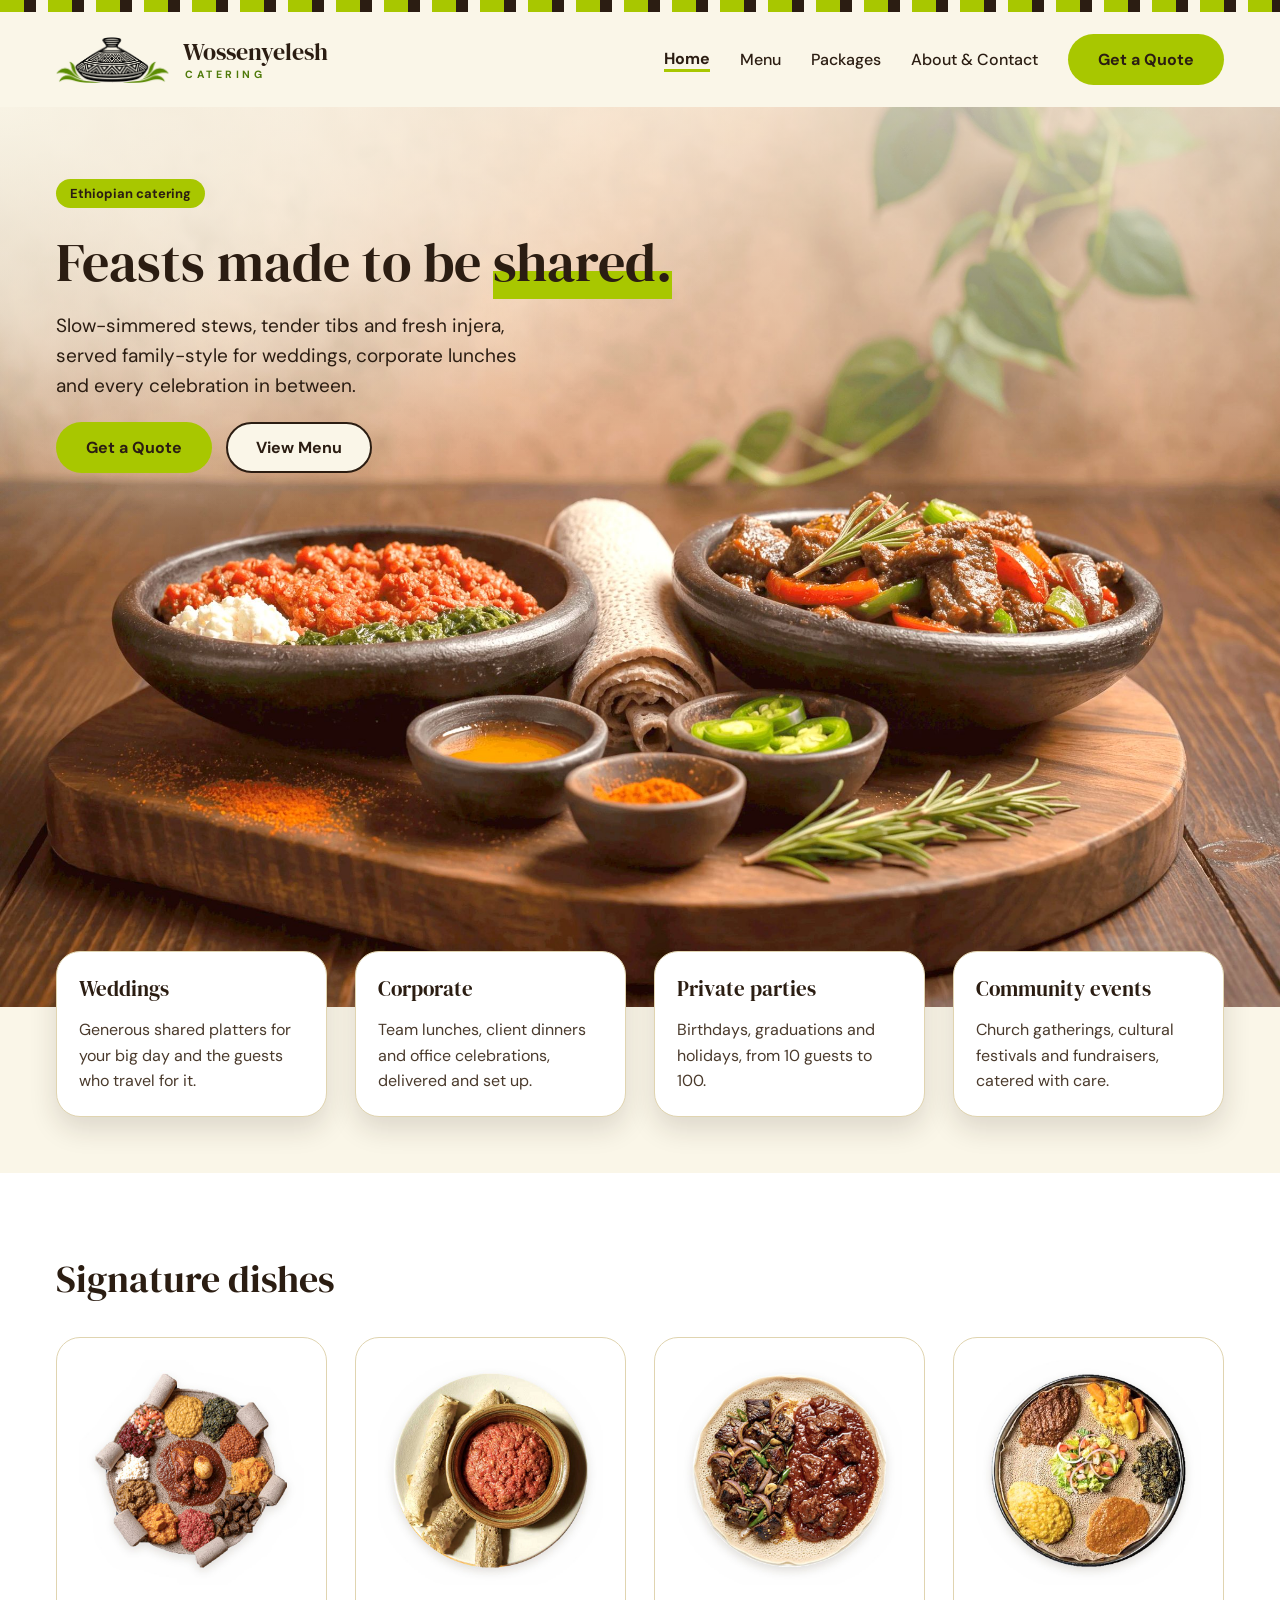
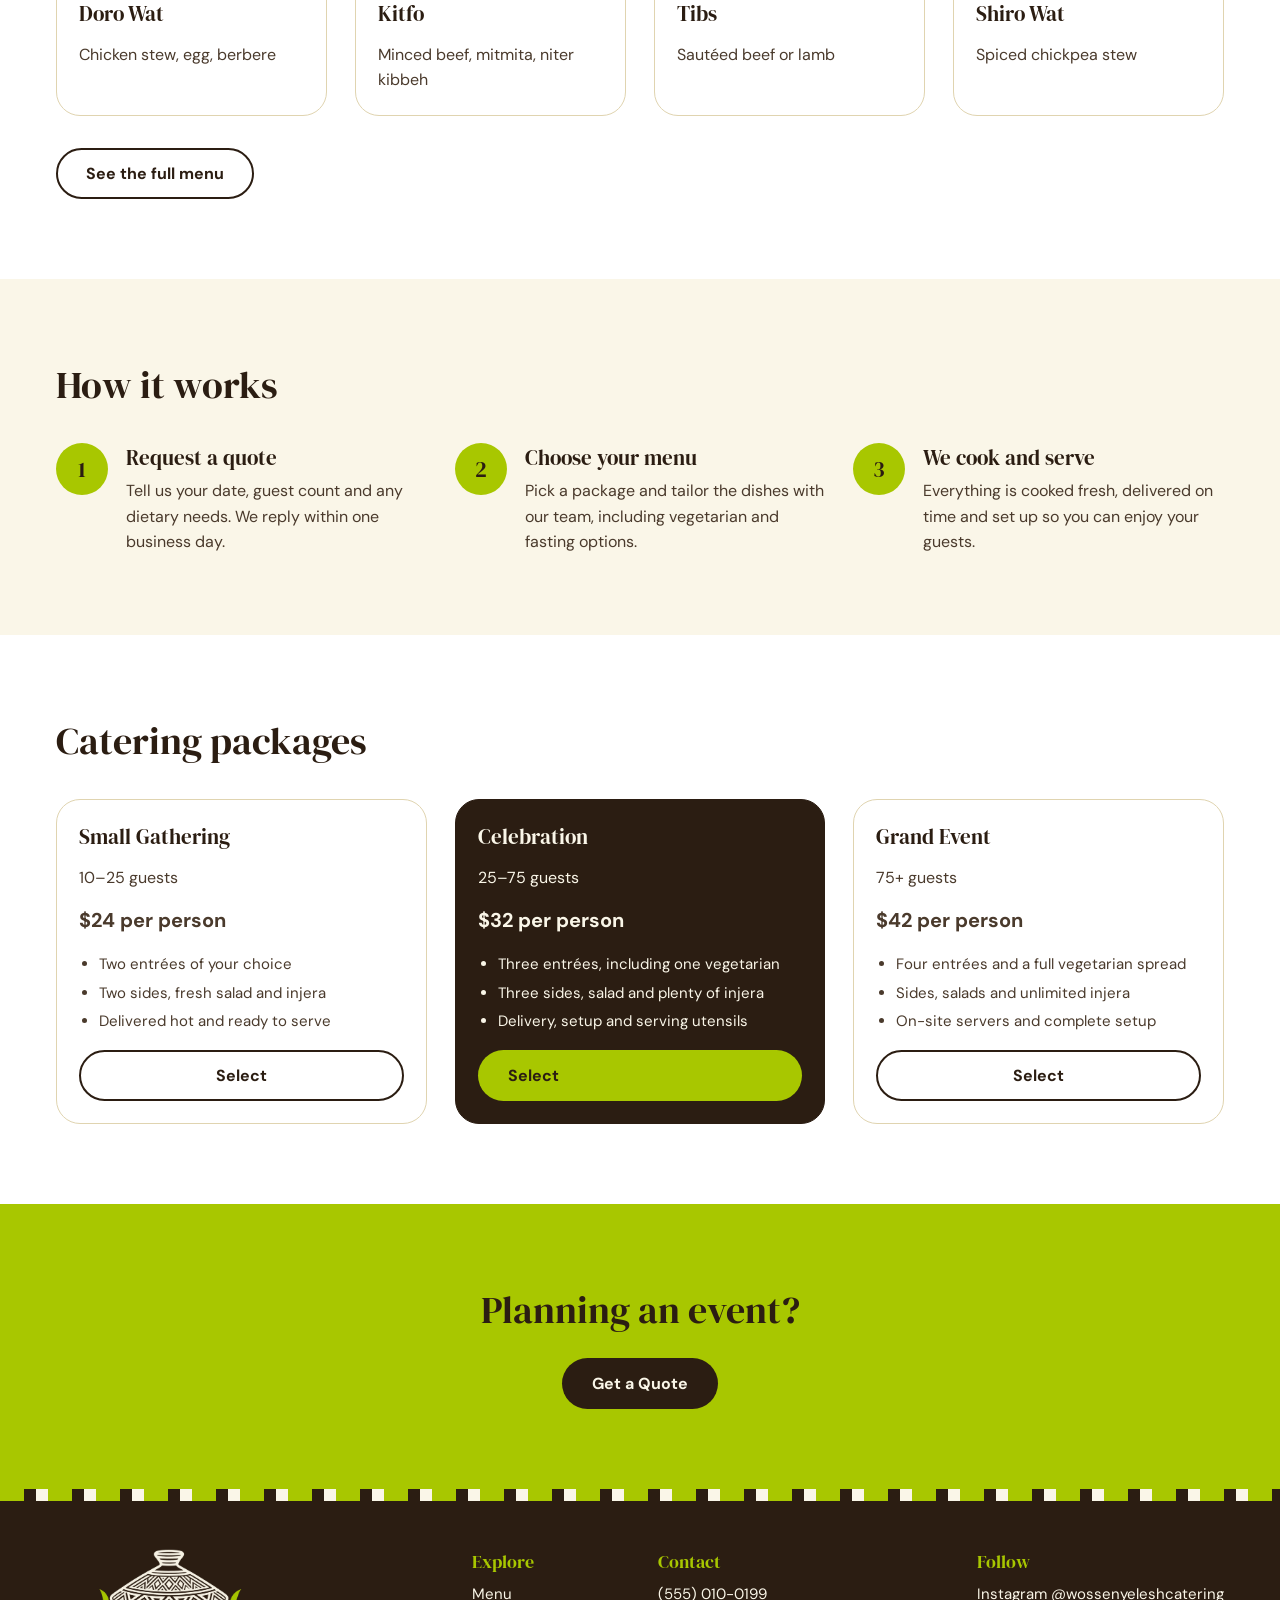
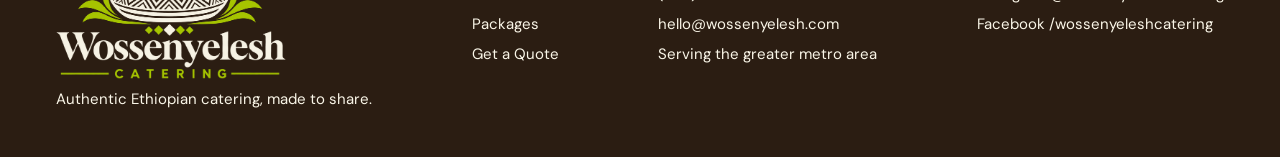
<file: index.html>
<!doctype html><html lang="en"><head><meta charset="utf-8"><meta name="viewport" content="width=device-width, initial-scale=1"><title>Wossenyelesh Catering | Home</title><meta name="description" content="Wossenyelesh Catering: authentic Ethiopian catering for weddings, corporate events and celebrations."><link rel="icon" type="image/png" href="images/favicon.png"><link rel="preconnect" href="https://fonts.googleapis.com"><link rel="preconnect" href="https://fonts.gstatic.com" crossorigin><link rel="stylesheet" href="https://fonts.googleapis.com/css2?family=DM+Serif+Display&amp;family=DM+Sans:wght@400;500;700&amp;display=swap"><link rel="stylesheet" href="css/style.css"><style>.hero{width:100%;position:relative;overflow:hidden;aspect-ratio:1280/900;min-height:640px;max-height:1100px;background:#E9D8C4 url(images/hero.jpg) center 78%/cover no-repeat}</style></head><body><div class="w"><div class="stripe"></div><div class="nav"><a class="logo" href="index.html"><img src="images/logo-icon.png" alt="" width="113" height="46"><span>Wossenyelesh<small>CATERING</small></span></a><button class="menu-btn" aria-label="Toggle navigation" aria-expanded="false"><svg width="22" height="16" viewBox="0 0 22 16" aria-hidden="true"><path d="M0 1h22M0 8h22M0 15h22" stroke="#2B1D12" stroke-width="2"/></svg></button><div class="links"><a href="index.html" class="on" aria-current="page">Home</a><a href="menu.html">Menu</a><a href="packages.html">Packages</a><a href="about.html">About &amp; Contact</a><a class="btn" href="quote.html">Get a Quote</a></div></div><main><section class="hero"><div style="position:absolute;top:0;right:0;bottom:0;left:0;background:linear-gradient(180deg,rgba(250,246,232,.7) 0,rgba(250,246,232,.35) 28%,rgba(250,246,232,0) 46%),radial-gradient(ellipse 780px 470px at 0 0,rgba(250,246,232,.92) 0,rgba(250,246,232,.6) 45%,rgba(250,246,232,0) 100%)"></div><div style="position:relative;max-width:1280px;margin:0 auto;padding:72px 56px;box-sizing:border-box"><div style="max-width:760px;display:flex;flex-direction:column;gap:20px;align-items:flex-start"><span class="pill" style="background:#A8C700;font-weight:700">Ethiopian catering</span><h1 style="font-size:54px">Feasts made to be <span style="background:linear-gradient(transparent 62%,#A8C700 62%)">shared.</span></h1><p style="font-size:19px;color:#2B1D12;max-width:480px">Slow-simmered stews, tender tibs and fresh injera, served family-style for weddings, corporate lunches and every celebration in between.</p><div style="display:flex;gap:14px;flex-wrap:wrap"><a class="btn" href="quote.html">Get a Quote</a><a class="btn2" href="menu.html" style="background:#FAF6E8">View Menu</a></div></div></div></section><section class="sec" style="padding-top:0;padding-bottom:56px;margin-top:-56px;position:relative"><div class="row"><div class="card" style="box-shadow:0 12px 28px rgba(43,29,18,.14)"><h3>Weddings</h3><p>Generous shared platters for your big day and the guests who travel for it.</p></div><div class="card" style="box-shadow:0 12px 28px rgba(43,29,18,.14)"><h3>Corporate</h3><p>Team lunches, client dinners and office celebrations, delivered and set up.</p></div><div class="card" style="box-shadow:0 12px 28px rgba(43,29,18,.14)"><h3>Private parties</h3><p>Birthdays, graduations and holidays, from 10 guests to 100.</p></div><div class="card" style="box-shadow:0 12px 28px rgba(43,29,18,.14)"><h3>Community events</h3><p>Church gatherings, cultural festivals and fundraisers, catered with care.</p></div></div></section><section class="sec" style="background:#fff"><h2>Signature dishes</h2><div class="row"><div class="card "><img loading="lazy" src="images/dish1.jpg" alt="Doro wat with a boiled egg, surrounded by Ethiopian side dishes on injera" style="width:100%;aspect-ratio:1/1;object-fit:cover;display:block" /><h3>Doro Wat</h3><p>Chicken stew, egg, berbere</p></div><div class="card "><img loading="lazy" src="images/dish2.jpg" alt="Kitfo, minced beef in a clay bowl, with rolled injera" style="width:100%;aspect-ratio:1/1;object-fit:cover;display:block" /><h3>Kitfo</h3><p>Minced beef, mitmita, niter kibbeh</p></div><div class="card "><img loading="lazy" src="images/dish3.jpg" alt="Beef tibs and a rich red stew served on injera" style="width:100%;aspect-ratio:1/1;object-fit:cover;display:block" /><h3>Tibs</h3><p>Sautéed beef or lamb</p></div><div class="card "><img loading="lazy" src="images/dish4.jpg" alt="Vegetarian combination platter of stews, greens and salad on injera" style="width:100%;aspect-ratio:1/1;object-fit:cover;display:block" /><h3>Shiro Wat</h3><p>Spiced chickpea stew</p></div></div><div style="margin-top:32px"><a class="btn2" href="menu.html">See the full menu</a></div></section><section class="sec" style=""><h2>How it works</h2><div class="row"><div style="flex:1 1 260px;display:flex;gap:18px"><div class="num">1</div><div><h3>Request a quote</h3><p style="margin-top:6px">Tell us your date, guest count and any dietary needs. We reply within one business day.</p></div></div><div style="flex:1 1 260px;display:flex;gap:18px"><div class="num">2</div><div><h3>Choose your menu</h3><p style="margin-top:6px">Pick a package and tailor the dishes with our team, including vegetarian and fasting options.</p></div></div><div style="flex:1 1 260px;display:flex;gap:18px"><div class="num">3</div><div><h3>We cook and serve</h3><p style="margin-top:6px">Everything is cooked fresh, delivered on time and set up so you can enjoy your guests.</p></div></div></div></section><section class="sec" style="background:#fff"><h2>Catering packages</h2><div class="row"><div class="card "><h3>Small Gathering</h3><p>10–25 guests</p><p style="font-weight:700;font-size:20px">$24 per person</p><ul><li>Two entrées of your choice</li><li>Two sides, fresh salad and injera</li><li>Delivered hot and ready to serve</li></ul><a class="btn2" href="quote.html?package=Small%20Gathering">Select</a></div><div class="card dk"><h3>Celebration</h3><p>25–75 guests</p><p style="font-weight:700;font-size:20px">$32 per person</p><ul><li>Three entrées, including one vegetarian</li><li>Three sides, salad and plenty of injera</li><li>Delivery, setup and serving utensils</li></ul><a class="btn" href="quote.html?package=Celebration">Select</a></div><div class="card "><h3>Grand Event</h3><p>75+ guests</p><p style="font-weight:700;font-size:20px">$42 per person</p><ul><li>Four entrées and a full vegetarian spread</li><li>Sides, salads and unlimited injera</li><li>On-site servers and complete setup</li></ul><a class="btn2" href="quote.html?package=Grand%20Event">Select</a></div></div></section><section class="sec band"><h2>Planning an event?</h2><a class="btn dk" href="quote.html">Get a Quote</a></section></main><div class="stripe"></div><div class="foot"><div><img class="flogo" src="images/logo-footer.png" alt="Wossenyelesh Catering" width="230" height="130"><span>Authentic Ethiopian catering, made to share.</span></div><div><b>Explore</b><a href="menu.html">Menu</a><a href="packages.html">Packages</a><a href="quote.html">Get a Quote</a></div><div><b>Contact</b><span>(555) 010-0199</span><span>hello@wossenyelesh.com</span><span>Serving the greater metro area</span></div><div><b>Follow</b><span>Instagram @wossenyeleshcatering</span><span>Facebook /wossenyeleshcatering</span></div></div></div><script src="js/script.js"></script></body></html>
</file>
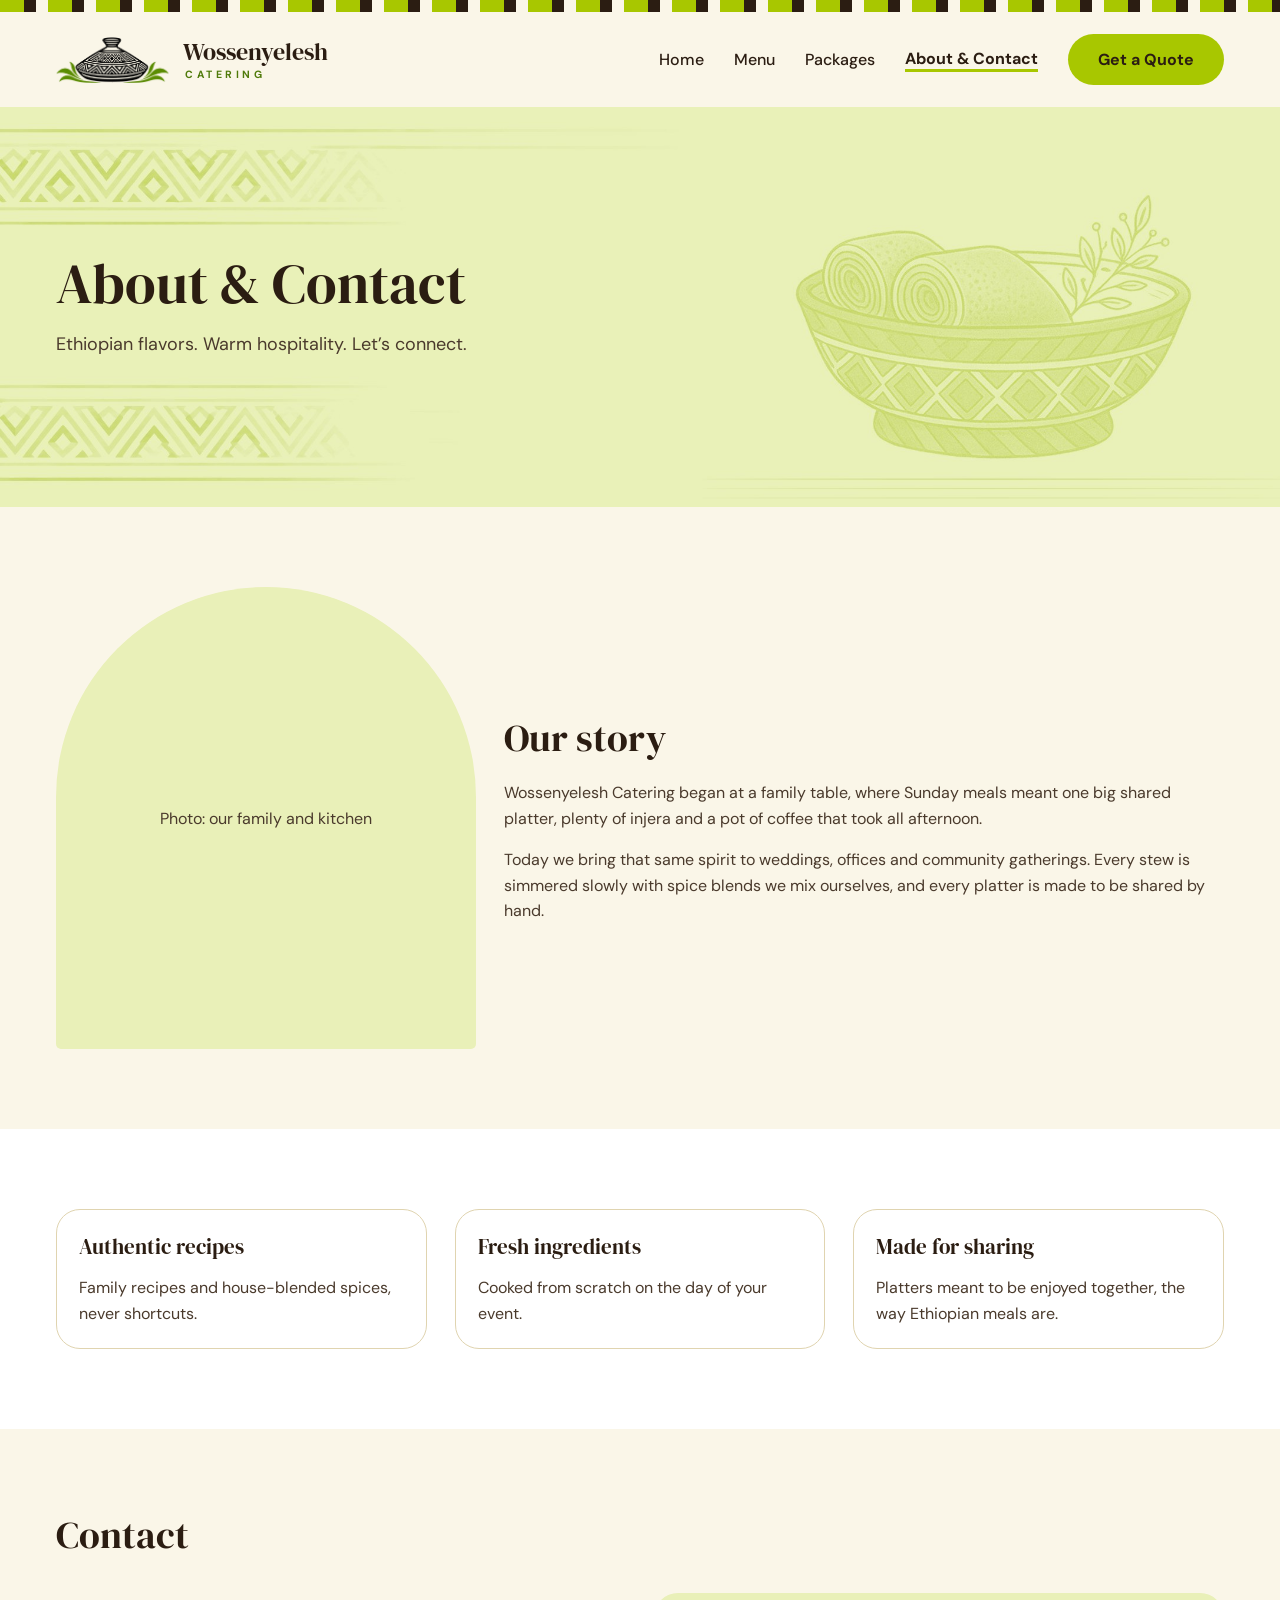
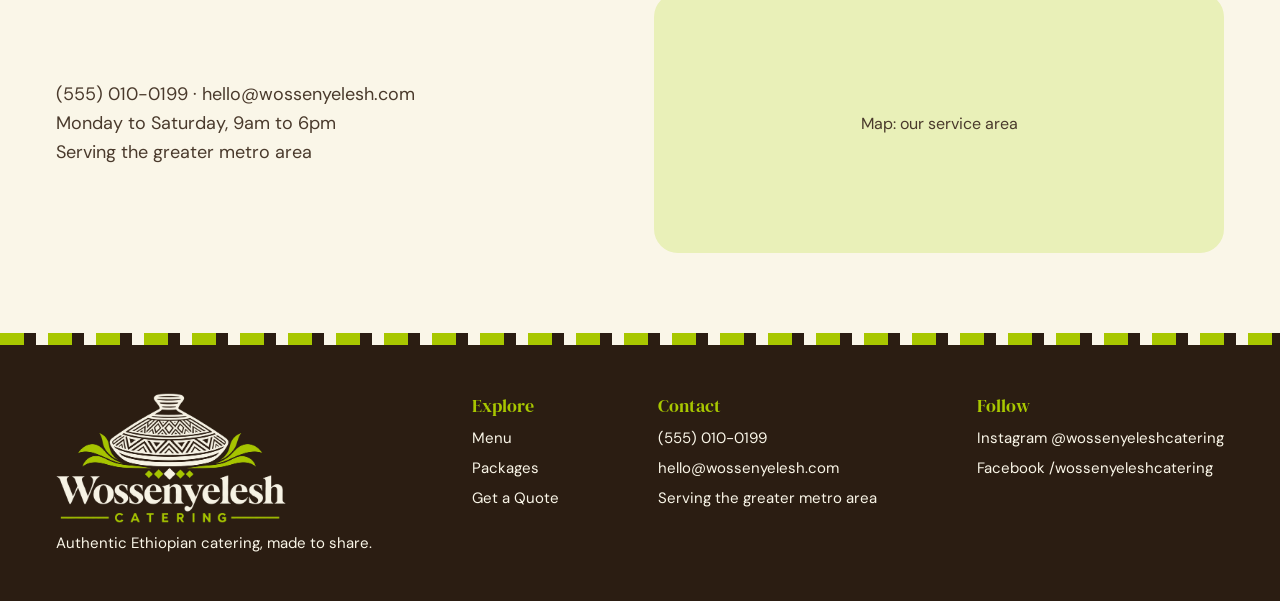
<file: about.html>
<!doctype html><html lang="en"><head><meta charset="utf-8"><meta name="viewport" content="width=device-width, initial-scale=1"><title>Wossenyelesh Catering | About & Contact</title><meta name="description" content="Wossenyelesh Catering: authentic Ethiopian catering for weddings, corporate events and celebrations."><link rel="icon" type="image/png" href="images/favicon.png"><link rel="preconnect" href="https://fonts.googleapis.com"><link rel="preconnect" href="https://fonts.gstatic.com" crossorigin><link rel="stylesheet" href="https://fonts.googleapis.com/css2?family=DM+Serif+Display&amp;family=DM+Sans:wght@400;500;700&amp;display=swap"><link rel="stylesheet" href="css/style.css"><style>.hdimg{width:100%;aspect-ratio:2172/724;min-height:340px;max-height:400px;display:flex;align-items:center;background:#E9F0B8 url(images/header-about.jpg) left center/cover no-repeat}</style></head><body><div class="w"><div class="stripe"></div><div class="nav"><a class="logo" href="index.html"><img src="images/logo-icon.png" alt="" width="113" height="46"><span>Wossenyelesh<small>CATERING</small></span></a><button class="menu-btn" aria-label="Toggle navigation" aria-expanded="false"><svg width="22" height="16" viewBox="0 0 22 16" aria-hidden="true"><path d="M0 1h22M0 8h22M0 15h22" stroke="#2B1D12" stroke-width="2"/></svg></button><div class="links"><a href="index.html">Home</a><a href="menu.html">Menu</a><a href="packages.html">Packages</a><a href="about.html" class="on" aria-current="page">About &amp; Contact</a><a class="btn" href="quote.html">Get a Quote</a></div></div><main><section class="hdimg"><div class="hdin"><h1>About &amp; Contact</h1><p style="max-width:560px;margin-top:16px;font-size:18px">Ethiopian flavors. Warm hospitality. Let’s connect.</p></div></section><section class="sec" style=""><div class="row" style="align-items:center"><div style="flex:1 1 380px;max-width:420px" class="arch"><div style="aspect-ratio:1/1.1;width:100%;display:flex;align-items:center;justify-content:center;color:#4A3A2C">Photo: our family and kitchen</div></div><div style="flex:1 1 400px;display:flex;flex-direction:column;gap:16px"><h2 style="margin:0">Our story</h2><p>Wossenyelesh Catering began at a family table, where Sunday meals meant one big shared platter, plenty of injera and a pot of coffee that took all afternoon.</p><p>Today we bring that same spirit to weddings, offices and community gatherings. Every stew is simmered slowly with spice blends we mix ourselves, and every platter is made to be shared by hand.</p></div></div></section><section class="sec" style="background:#fff"><div class="row"><div class="card"><h3>Authentic recipes</h3><p>Family recipes and house-blended spices, never shortcuts.</p></div><div class="card"><h3>Fresh ingredients</h3><p>Cooked from scratch on the day of your event.</p></div><div class="card"><h3>Made for sharing</h3><p>Platters meant to be enjoyed together, the way Ethiopian meals are.</p></div></div></section><section class="sec" style=""><h2>Contact</h2><div class="row" style="align-items:center"><div style="flex:1 1 400px;display:flex;flex-direction:column;gap:12px"><p style="font-size:18px">(555) 010-0199 · hello@wossenyelesh.com<br />Monday to Saturday, 9am to 6pm<br />Serving the greater metro area</p></div><div style="flex:1 1 400px"><div class="arch" style="height:260px;border-radius:24px;color:#4A3A2C">Map: our service area</div></div></div></section></main><div class="stripe"></div><div class="foot"><div><img class="flogo" src="images/logo-footer.png" alt="Wossenyelesh Catering" width="230" height="130"><span>Authentic Ethiopian catering, made to share.</span></div><div><b>Explore</b><a href="menu.html">Menu</a><a href="packages.html">Packages</a><a href="quote.html">Get a Quote</a></div><div><b>Contact</b><span>(555) 010-0199</span><span>hello@wossenyelesh.com</span><span>Serving the greater metro area</span></div><div><b>Follow</b><span>Instagram @wossenyeleshcatering</span><span>Facebook /wossenyeleshcatering</span></div></div></div><script src="js/script.js"></script></body></html>
</file>
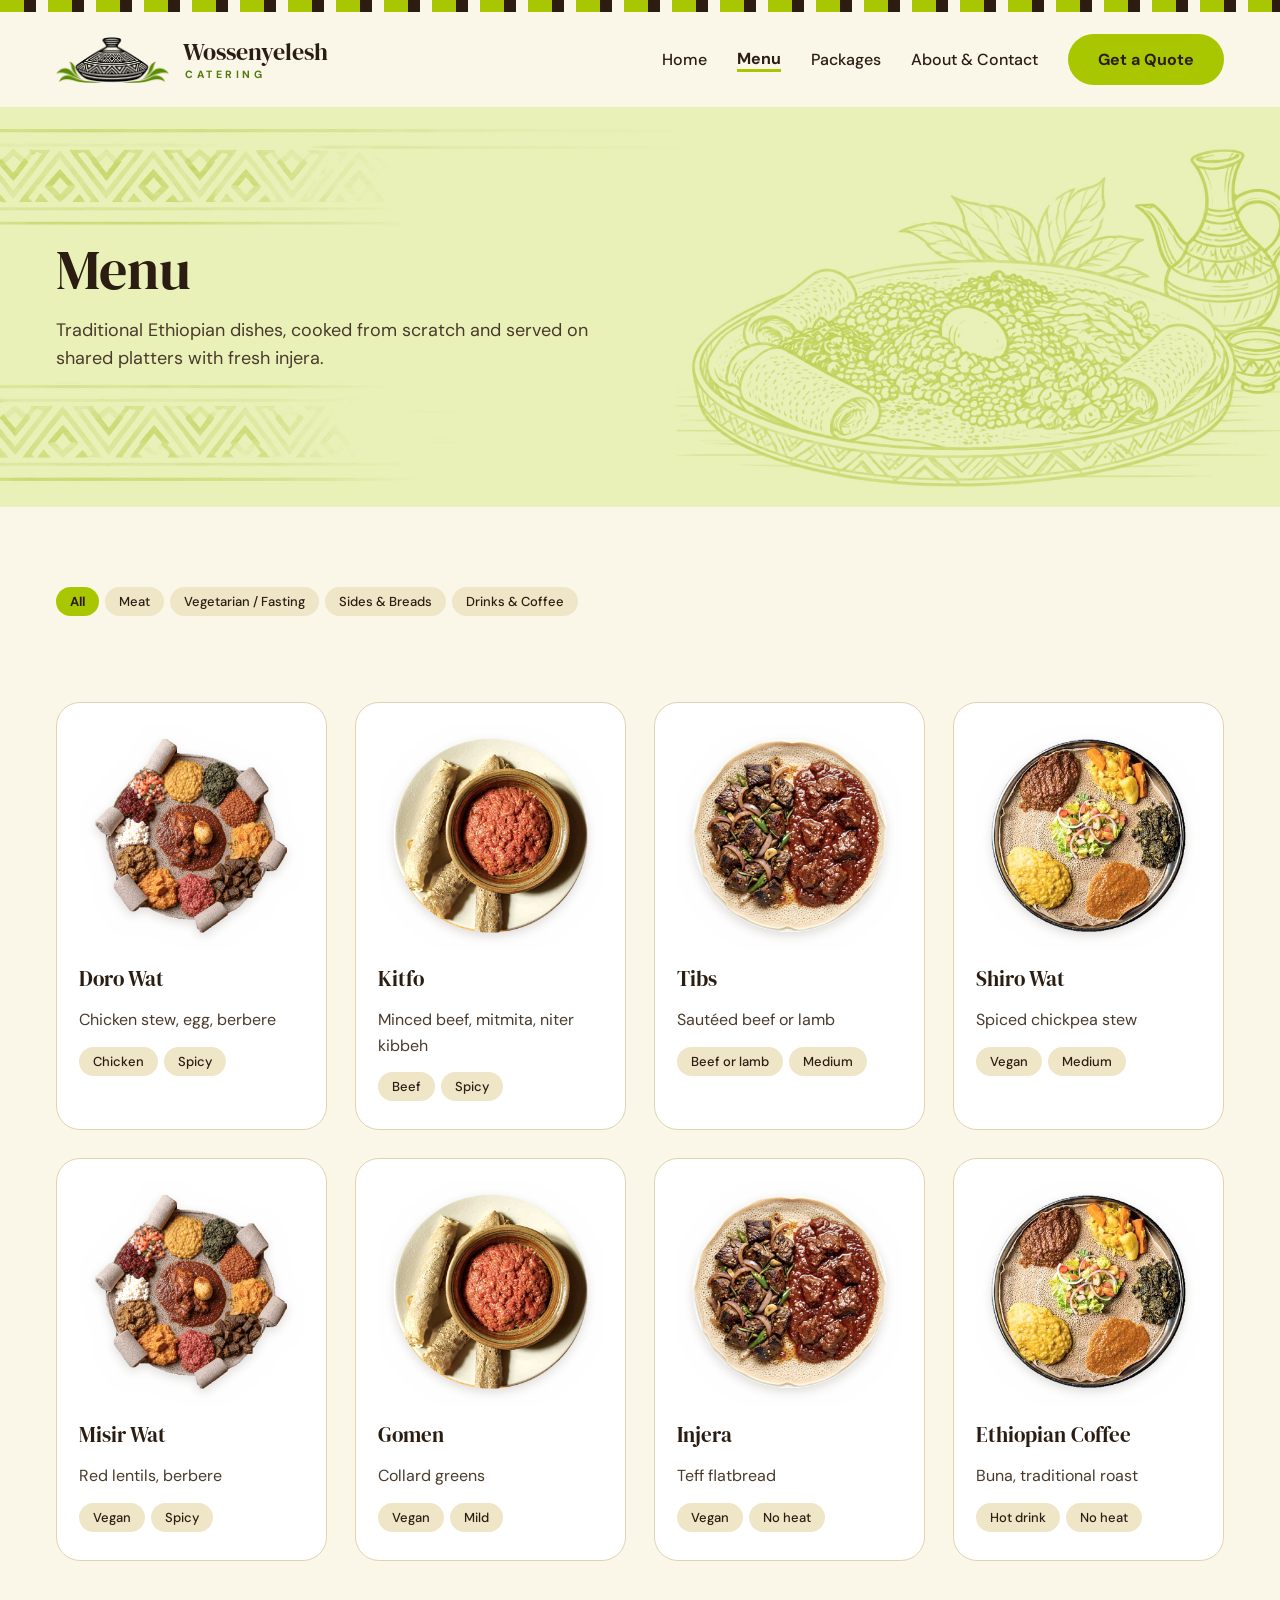
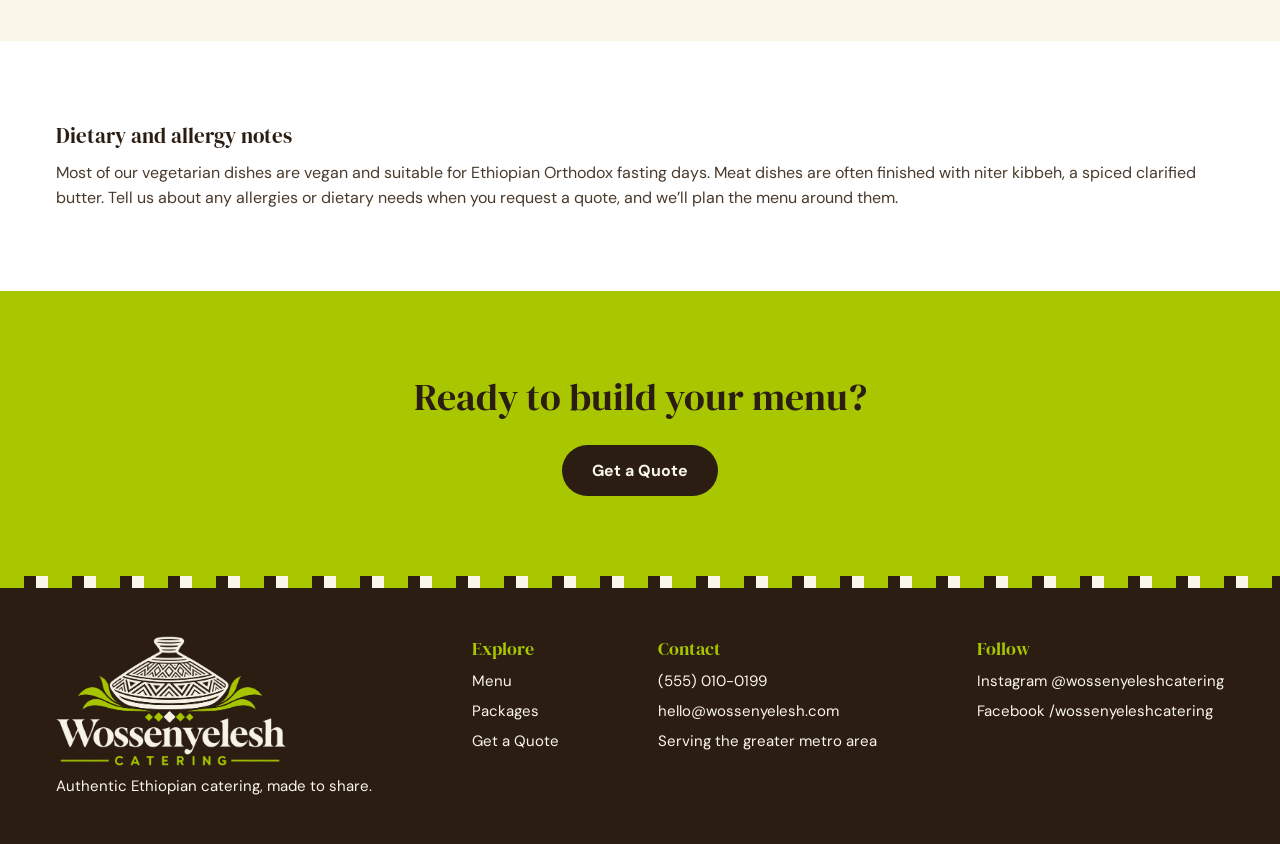
<file: menu.html>
<!doctype html><html lang="en"><head><meta charset="utf-8"><meta name="viewport" content="width=device-width, initial-scale=1"><title>Wossenyelesh Catering | Menu</title><meta name="description" content="Wossenyelesh Catering: authentic Ethiopian catering for weddings, corporate events and celebrations."><link rel="icon" type="image/png" href="images/favicon.png"><link rel="preconnect" href="https://fonts.googleapis.com"><link rel="preconnect" href="https://fonts.gstatic.com" crossorigin><link rel="stylesheet" href="https://fonts.googleapis.com/css2?family=DM+Serif+Display&amp;family=DM+Sans:wght@400;500;700&amp;display=swap"><link rel="stylesheet" href="css/style.css"><style>.hdimg{width:100%;aspect-ratio:2172/724;min-height:340px;max-height:400px;display:flex;align-items:center;background:#E9F0B8 url(images/header-menu.jpg) left center/cover no-repeat}</style></head><body><div class="w"><div class="stripe"></div><div class="nav"><a class="logo" href="index.html"><img src="images/logo-icon.png" alt="" width="113" height="46"><span>Wossenyelesh<small>CATERING</small></span></a><button class="menu-btn" aria-label="Toggle navigation" aria-expanded="false"><svg width="22" height="16" viewBox="0 0 22 16" aria-hidden="true"><path d="M0 1h22M0 8h22M0 15h22" stroke="#2B1D12" stroke-width="2"/></svg></button><div class="links"><a href="index.html">Home</a><a href="menu.html" class="on" aria-current="page">Menu</a><a href="packages.html">Packages</a><a href="about.html">About &amp; Contact</a><a class="btn" href="quote.html">Get a Quote</a></div></div><main><section class="hdimg"><div class="hdin"><h1>Menu</h1><p style="max-width:560px;margin-top:16px;font-size:18px">Traditional Ethiopian dishes, cooked from scratch and served on shared platters with fresh injera.</p></div></section><section class="sec" style="padding-bottom:0"><button type="button" class="pill act" data-f="all" aria-pressed="true">All</button><button type="button" class="pill" data-f="meat" aria-pressed="false">Meat</button><button type="button" class="pill" data-f="veg" aria-pressed="false">Vegetarian / Fasting</button><button type="button" class="pill" data-f="sides" aria-pressed="false">Sides &amp; Breads</button><button type="button" class="pill" data-f="drinks" aria-pressed="false">Drinks &amp; Coffee</button></section><section class="sec" style=""><div class="row menu-grid"><div data-cat="meat" style="flex:1 1 250px;max-width:290px;display:flex"><div class="card "><img loading="lazy" src="images/dish1.jpg" alt="Placeholder: platter of Ethiopian dishes on injera" style="width:100%;aspect-ratio:1/1;object-fit:cover;display:block" /><h3>Doro Wat</h3><p>Chicken stew, egg, berbere</p><div><span class="pill">Chicken</span><span class="pill">Spicy</span></div></div></div><div data-cat="meat" style="flex:1 1 250px;max-width:290px;display:flex"><div class="card "><img loading="lazy" src="images/dish2.jpg" alt="Placeholder: kitfo in a clay bowl with rolled injera" style="width:100%;aspect-ratio:1/1;object-fit:cover;display:block" /><h3>Kitfo</h3><p>Minced beef, mitmita, niter kibbeh</p><div><span class="pill">Beef</span><span class="pill">Spicy</span></div></div></div><div data-cat="meat" style="flex:1 1 250px;max-width:290px;display:flex"><div class="card "><img loading="lazy" src="images/dish3.jpg" alt="Placeholder: beef tibs and red stew on injera" style="width:100%;aspect-ratio:1/1;object-fit:cover;display:block" /><h3>Tibs</h3><p>Sautéed beef or lamb</p><div><span class="pill">Beef or lamb</span><span class="pill">Medium</span></div></div></div><div data-cat="veg" style="flex:1 1 250px;max-width:290px;display:flex"><div class="card "><img loading="lazy" src="images/dish4.jpg" alt="Placeholder: vegetarian combination platter on injera" style="width:100%;aspect-ratio:1/1;object-fit:cover;display:block" /><h3>Shiro Wat</h3><p>Spiced chickpea stew</p><div><span class="pill">Vegan</span><span class="pill">Medium</span></div></div></div><div data-cat="veg" style="flex:1 1 250px;max-width:290px;display:flex"><div class="card "><img loading="lazy" src="images/dish1.jpg" alt="Placeholder: platter of Ethiopian dishes on injera" style="width:100%;aspect-ratio:1/1;object-fit:cover;display:block" /><h3>Misir Wat</h3><p>Red lentils, berbere</p><div><span class="pill">Vegan</span><span class="pill">Spicy</span></div></div></div><div data-cat="veg" style="flex:1 1 250px;max-width:290px;display:flex"><div class="card "><img loading="lazy" src="images/dish2.jpg" alt="Placeholder: kitfo in a clay bowl with rolled injera" style="width:100%;aspect-ratio:1/1;object-fit:cover;display:block" /><h3>Gomen</h3><p>Collard greens</p><div><span class="pill">Vegan</span><span class="pill">Mild</span></div></div></div><div data-cat="sides" style="flex:1 1 250px;max-width:290px;display:flex"><div class="card "><img loading="lazy" src="images/dish3.jpg" alt="Placeholder: beef tibs and red stew on injera" style="width:100%;aspect-ratio:1/1;object-fit:cover;display:block" /><h3>Injera</h3><p>Teff flatbread</p><div><span class="pill">Vegan</span><span class="pill">No heat</span></div></div></div><div data-cat="drinks" style="flex:1 1 250px;max-width:290px;display:flex"><div class="card "><img loading="lazy" src="images/dish4.jpg" alt="Placeholder: vegetarian combination platter on injera" style="width:100%;aspect-ratio:1/1;object-fit:cover;display:block" /><h3>Ethiopian Coffee</h3><p>Buna, traditional roast</p><div><span class="pill">Hot drink</span><span class="pill">No heat</span></div></div></div></div></section><section class="sec" style="background:#fff"><h3 style="margin-bottom:10px">Dietary and allergy notes</h3><p>Most of our vegetarian dishes are vegan and suitable for Ethiopian Orthodox fasting days. Meat dishes are often finished with niter kibbeh, a spiced clarified butter. Tell us about any allergies or dietary needs when you request a quote, and we’ll plan the menu around them.</p></section><section class="sec band"><h2>Ready to build your menu?</h2><a class="btn dk" href="quote.html">Get a Quote</a></section></main><div class="stripe"></div><div class="foot"><div><img class="flogo" src="images/logo-footer.png" alt="Wossenyelesh Catering" width="230" height="130"><span>Authentic Ethiopian catering, made to share.</span></div><div><b>Explore</b><a href="menu.html">Menu</a><a href="packages.html">Packages</a><a href="quote.html">Get a Quote</a></div><div><b>Contact</b><span>(555) 010-0199</span><span>hello@wossenyelesh.com</span><span>Serving the greater metro area</span></div><div><b>Follow</b><span>Instagram @wossenyeleshcatering</span><span>Facebook /wossenyeleshcatering</span></div></div></div><script src="js/script.js"></script></body></html>
</file>
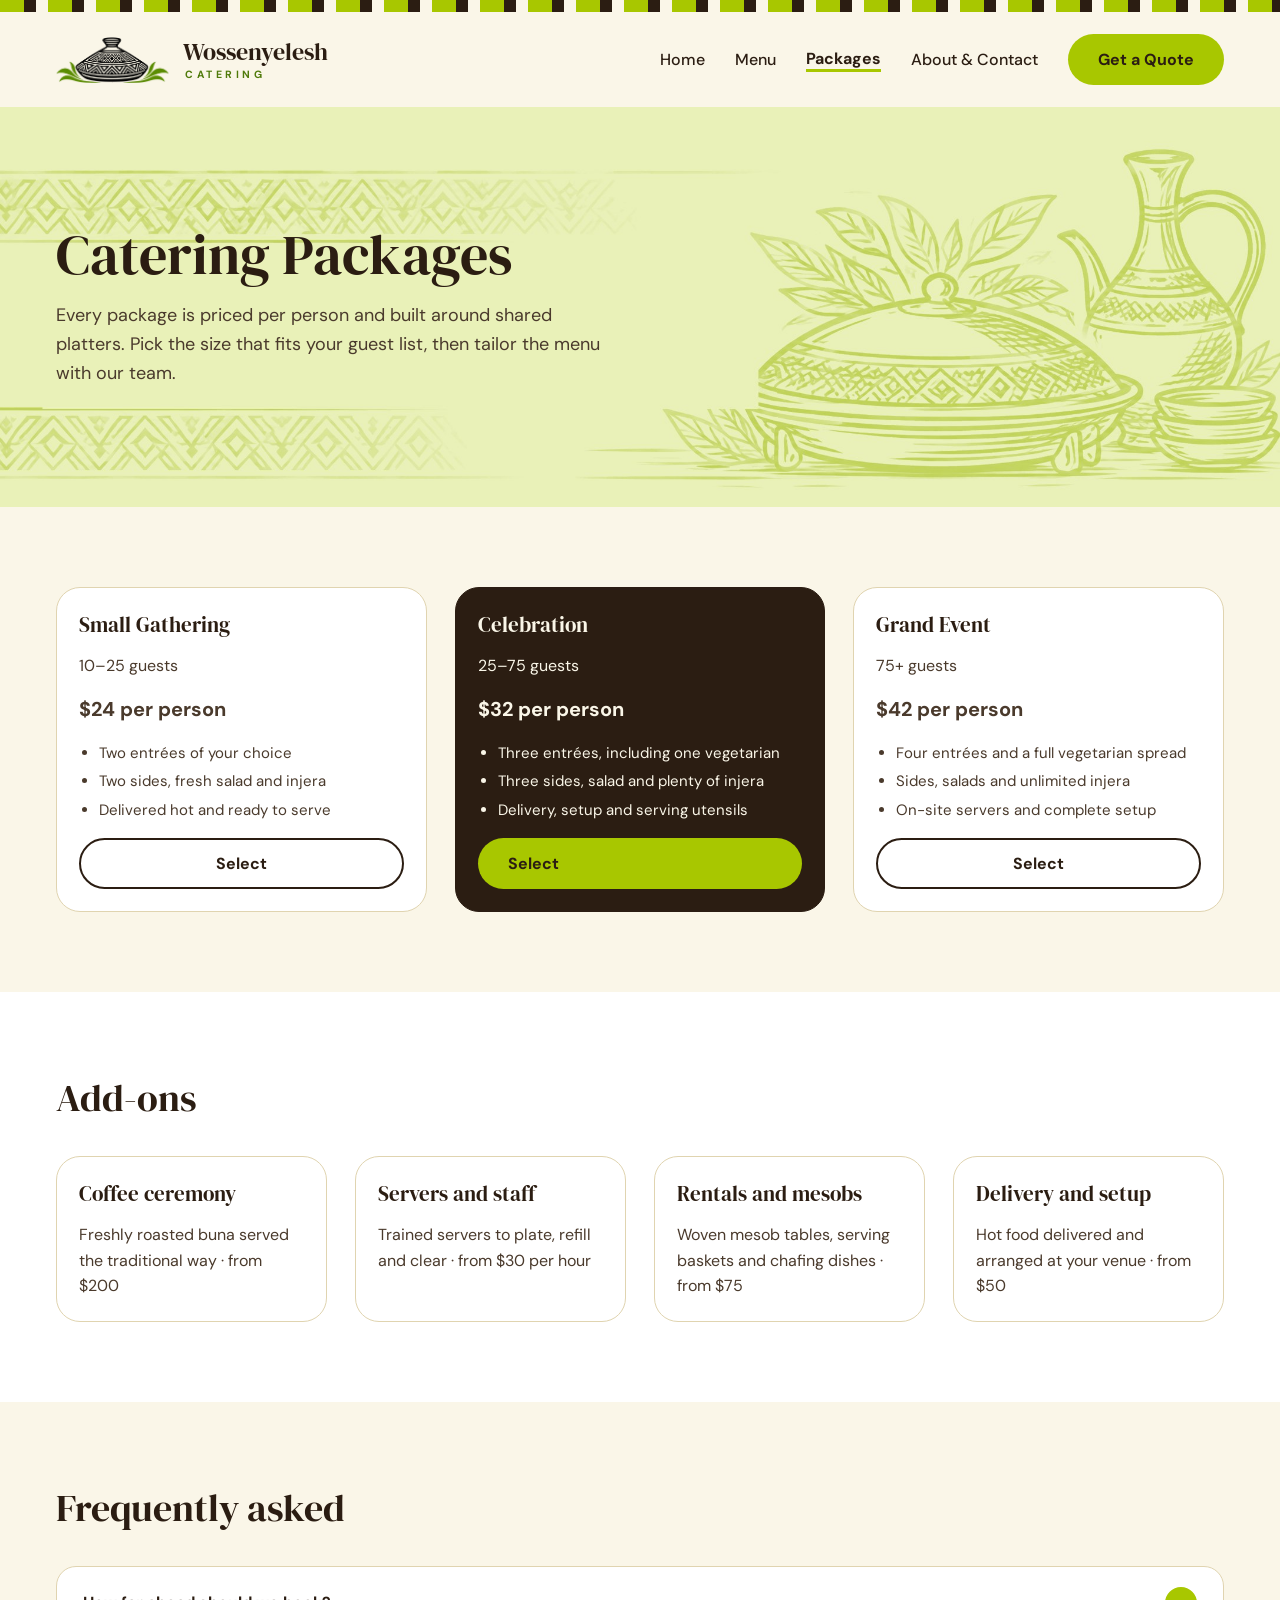
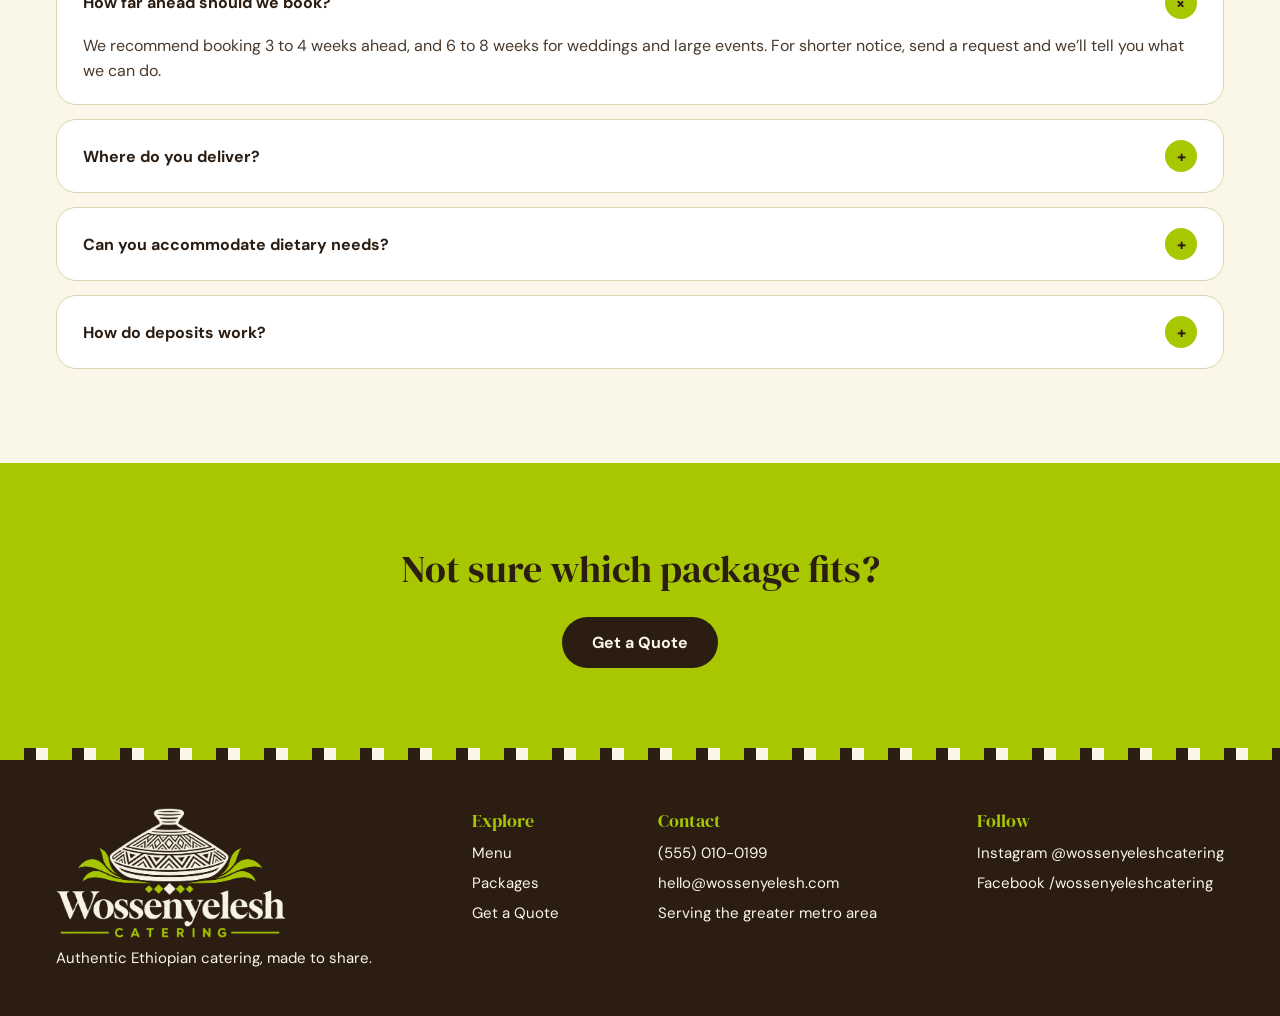
<file: packages.html>
<!doctype html><html lang="en"><head><meta charset="utf-8"><meta name="viewport" content="width=device-width, initial-scale=1"><title>Wossenyelesh Catering | Catering Packages</title><meta name="description" content="Wossenyelesh Catering: authentic Ethiopian catering for weddings, corporate events and celebrations."><link rel="icon" type="image/png" href="images/favicon.png"><link rel="preconnect" href="https://fonts.googleapis.com"><link rel="preconnect" href="https://fonts.gstatic.com" crossorigin><link rel="stylesheet" href="https://fonts.googleapis.com/css2?family=DM+Serif+Display&amp;family=DM+Sans:wght@400;500;700&amp;display=swap"><link rel="stylesheet" href="css/style.css"><style>.hdimg{width:100%;aspect-ratio:2172/724;min-height:340px;max-height:400px;display:flex;align-items:center;background:#E9F0B8 url(images/header-packages.jpg) left center/cover no-repeat}</style></head><body><div class="w"><div class="stripe"></div><div class="nav"><a class="logo" href="index.html"><img src="images/logo-icon.png" alt="" width="113" height="46"><span>Wossenyelesh<small>CATERING</small></span></a><button class="menu-btn" aria-label="Toggle navigation" aria-expanded="false"><svg width="22" height="16" viewBox="0 0 22 16" aria-hidden="true"><path d="M0 1h22M0 8h22M0 15h22" stroke="#2B1D12" stroke-width="2"/></svg></button><div class="links"><a href="index.html">Home</a><a href="menu.html">Menu</a><a href="packages.html" class="on" aria-current="page">Packages</a><a href="about.html">About &amp; Contact</a><a class="btn" href="quote.html">Get a Quote</a></div></div><main><section class="hdimg"><div class="hdin"><h1>Catering Packages</h1><p style="max-width:560px;margin-top:16px;font-size:18px">Every package is priced per person and built around shared platters. Pick the size that fits your guest list, then tailor the menu with our team.</p></div></section><section class="sec" style=""><div class="row"><div class="card "><h3>Small Gathering</h3><p>10–25 guests</p><p style="font-weight:700;font-size:20px">$24 per person</p><ul><li>Two entrées of your choice</li><li>Two sides, fresh salad and injera</li><li>Delivered hot and ready to serve</li></ul><a class="btn2" href="quote.html?package=Small%20Gathering">Select</a></div><div class="card dk"><h3>Celebration</h3><p>25–75 guests</p><p style="font-weight:700;font-size:20px">$32 per person</p><ul><li>Three entrées, including one vegetarian</li><li>Three sides, salad and plenty of injera</li><li>Delivery, setup and serving utensils</li></ul><a class="btn" href="quote.html?package=Celebration">Select</a></div><div class="card "><h3>Grand Event</h3><p>75+ guests</p><p style="font-weight:700;font-size:20px">$42 per person</p><ul><li>Four entrées and a full vegetarian spread</li><li>Sides, salads and unlimited injera</li><li>On-site servers and complete setup</li></ul><a class="btn2" href="quote.html?package=Grand%20Event">Select</a></div></div></section><section class="sec" style="background:#fff"><h2>Add-ons</h2><div class="row"><div class="card"><h3>Coffee ceremony</h3><p>Freshly roasted buna served the traditional way · from $200</p></div><div class="card"><h3>Servers and staff</h3><p>Trained servers to plate, refill and clear · from $30 per hour</p></div><div class="card"><h3>Rentals and mesobs</h3><p>Woven mesob tables, serving baskets and chafing dishes · from $75</p></div><div class="card"><h3>Delivery and setup</h3><p>Hot food delivered and arranged at your venue · from $50</p></div></div></section><section class="sec" style=""><h2>Frequently asked</h2><details class="faq" open><summary><span>How far ahead should we book?</span><i>+</i></summary><p>We recommend booking 3 to 4 weeks ahead, and 6 to 8 weeks for weddings and large events. For shorter notice, send a request and we’ll tell you what we can do.</p></details><details class="faq"><summary><span>Where do you deliver?</span><i>+</i></summary><p>We serve the greater metro area. Delivery fees depend on distance, and we’ll confirm the exact amount in your quote.</p></details><details class="faq"><summary><span>Can you accommodate dietary needs?</span><i>+</i></summary><p>Yes. We offer vegan and fasting-friendly dishes and can adjust the spice level. Tell us about any allergies in your request and we’ll plan around them.</p></details><details class="faq"><summary><span>How do deposits work?</span><i>+</i></summary><p>A 30% deposit secures your date, with the balance due one week before your event. The details are in your quote.</p></details></section><section class="sec band"><h2>Not sure which package fits?</h2><a class="btn dk" href="quote.html">Get a Quote</a></section></main><div class="stripe"></div><div class="foot"><div><img class="flogo" src="images/logo-footer.png" alt="Wossenyelesh Catering" width="230" height="130"><span>Authentic Ethiopian catering, made to share.</span></div><div><b>Explore</b><a href="menu.html">Menu</a><a href="packages.html">Packages</a><a href="quote.html">Get a Quote</a></div><div><b>Contact</b><span>(555) 010-0199</span><span>hello@wossenyelesh.com</span><span>Serving the greater metro area</span></div><div><b>Follow</b><span>Instagram @wossenyeleshcatering</span><span>Facebook /wossenyeleshcatering</span></div></div></div><script src="js/script.js"></script></body></html>
</file>
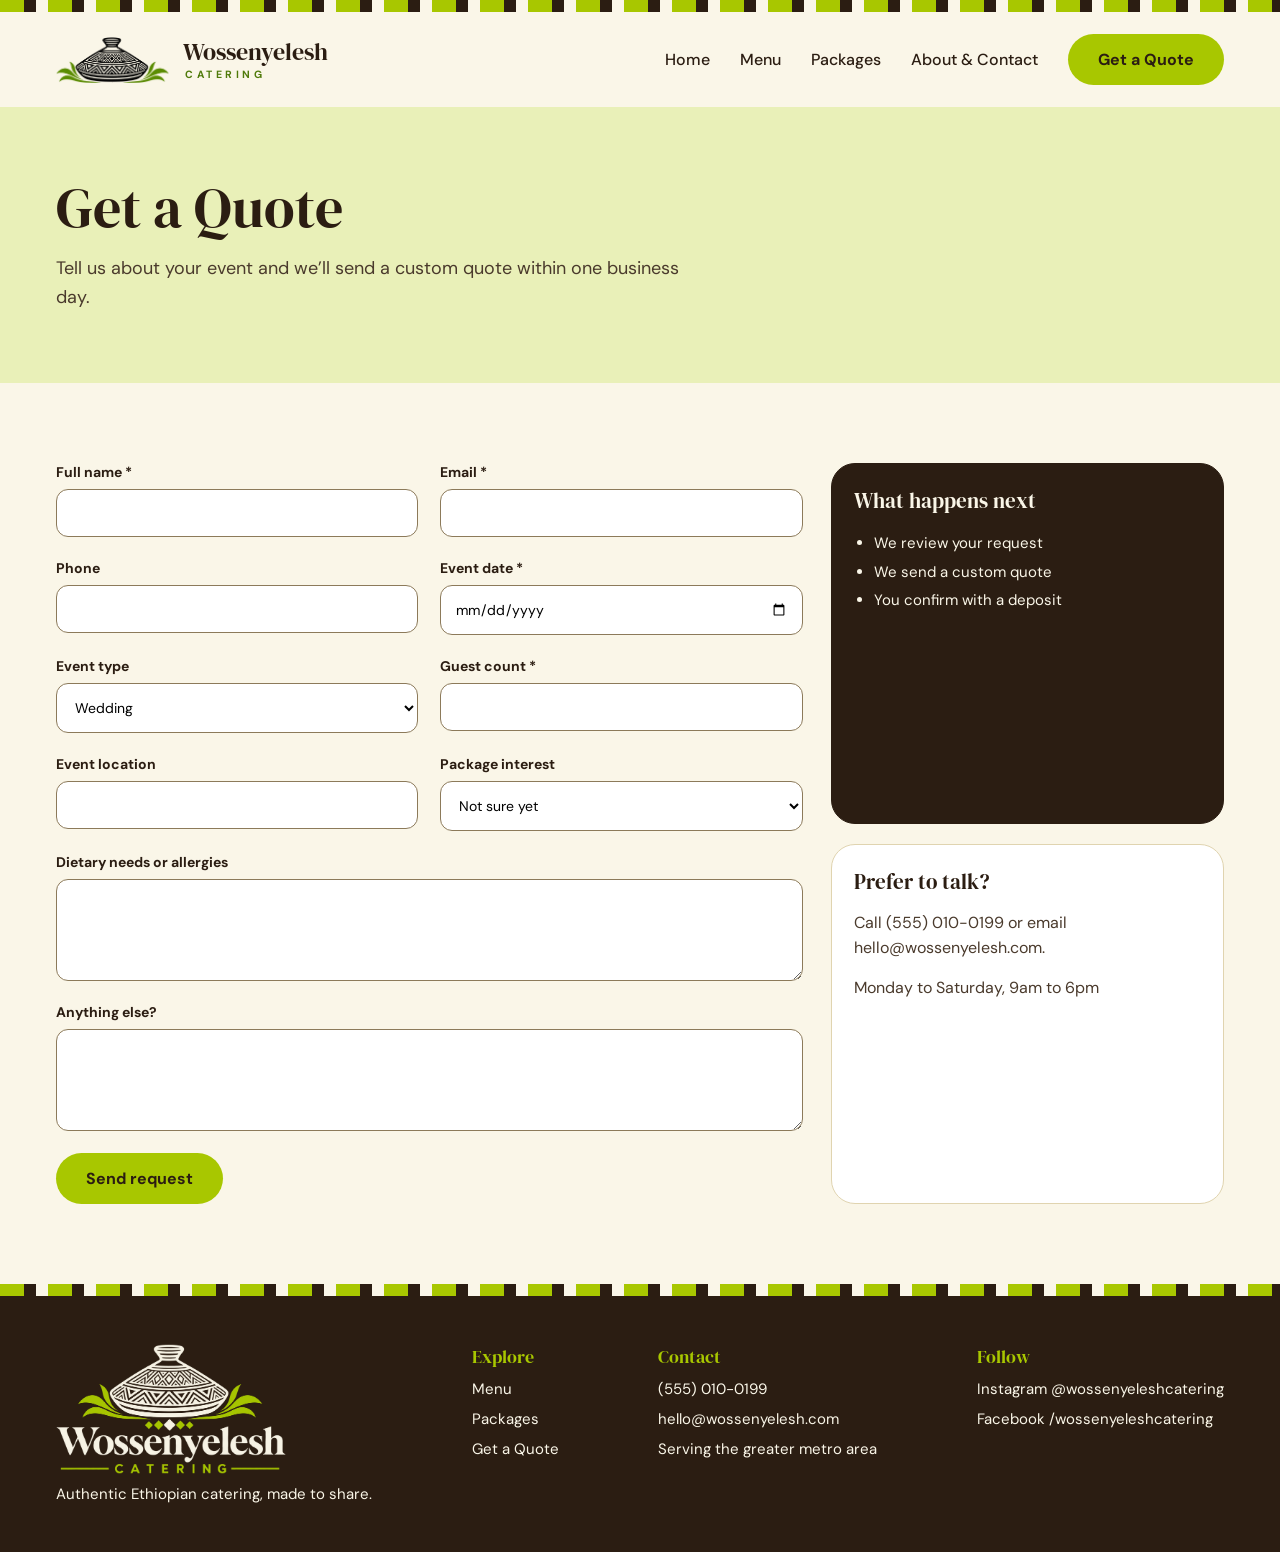
<file: quote.html>
<!doctype html><html lang="en"><head><meta charset="utf-8"><meta name="viewport" content="width=device-width, initial-scale=1"><title>Wossenyelesh Catering | Get a Quote</title><meta name="description" content="Wossenyelesh Catering: authentic Ethiopian catering for weddings, corporate events and celebrations."><link rel="icon" type="image/png" href="images/favicon.png"><link rel="preconnect" href="https://fonts.googleapis.com"><link rel="preconnect" href="https://fonts.gstatic.com" crossorigin><link rel="stylesheet" href="https://fonts.googleapis.com/css2?family=DM+Serif+Display&amp;family=DM+Sans:wght@400;500;700&amp;display=swap"><link rel="stylesheet" href="css/style.css"></head><body><div class="w"><div class="stripe"></div><div class="nav"><a class="logo" href="index.html"><img src="images/logo-icon.png" alt="" width="113" height="46"><span>Wossenyelesh<small>CATERING</small></span></a><button class="menu-btn" aria-label="Toggle navigation" aria-expanded="false"><svg width="22" height="16" viewBox="0 0 22 16" aria-hidden="true"><path d="M0 1h22M0 8h22M0 15h22" stroke="#2B1D12" stroke-width="2"/></svg></button><div class="links"><a href="index.html">Home</a><a href="menu.html">Menu</a><a href="packages.html">Packages</a><a href="about.html">About &amp; Contact</a><a class="btn" href="quote.html">Get a Quote</a></div></div><main><section class="hd"><h1>Get a Quote</h1><p style="max-width:640px;margin-top:16px;font-size:18px">Tell us about your event and we’ll send a custom quote within one business day.</p></section><section class="sec" style=""><div class="row"><div style="flex:2 1 560px"><form data-proto data-ok="qok" class="row" style="gap:22px"><div class="fld"><label for="name">Full name *</label><input id="name" name="name" type="text" required /></div><div class="fld"><label for="email">Email *</label><input id="email" name="email" type="email" required /></div><div class="fld"><label for="phone">Phone</label><input id="phone" name="phone" type="tel" /></div><div class="fld"><label for="date">Event date *</label><input id="date" name="date" type="date" required /></div><div class="fld"><label for="etype">Event type</label><select id="etype" name="etype"><option value="Wedding">Wedding</option><option value="Corporate">Corporate</option><option value="Private party">Private party</option><option value="Community event">Community event</option><option value="Other">Other</option></select></div><div class="fld"><label for="guests">Guest count *</label><input id="guests" name="guests" type="number" required min="1" /></div><div class="fld"><label for="location">Event location</label><input id="location" name="location" type="text" /></div><div class="fld"><label for="package">Package interest</label><select id="package" name="package"><option value="Not sure yet">Not sure yet</option><option value="Small Gathering">Small Gathering</option><option value="Celebration">Celebration</option><option value="Grand Event">Grand Event</option></select></div><div class="fld" style="flex-basis:100%"><label for="dietary">Dietary needs or allergies</label><textarea id="dietary" name="dietary" rows="4"></textarea></div><div class="fld" style="flex-basis:100%"><label for="notes">Anything else?</label><textarea id="notes" name="notes" rows="4"></textarea></div><div style="flex-basis:100%"><button class="btn" type="submit">Send request</button></div></form><div id="qok" class="ok" tabindex="-1" role="status" hidden>Thank you! We’ll reply within one business day. (Prototype: this form doesn’t send messages yet.)</div></div><div style="flex:1 1 300px;display:flex;flex-direction:column;gap:20px"><div class="card dk"><h3>What happens next</h3><ul><li>We review your request</li><li>We send a custom quote</li><li>You confirm with a deposit</li></ul></div><div class="card"><h3>Prefer to talk?</h3><p>Call (555) 010-0199 or email hello@wossenyelesh.com.</p><p>Monday to Saturday, 9am to 6pm</p></div></div></div></section></main><div class="stripe"></div><div class="foot"><div><img class="flogo" src="images/logo-footer.png" alt="Wossenyelesh Catering" width="230" height="130"><span>Authentic Ethiopian catering, made to share.</span></div><div><b>Explore</b><a href="menu.html">Menu</a><a href="packages.html">Packages</a><a href="quote.html">Get a Quote</a></div><div><b>Contact</b><span>(555) 010-0199</span><span>hello@wossenyelesh.com</span><span>Serving the greater metro area</span></div><div><b>Follow</b><span>Instagram @wossenyeleshcatering</span><span>Facebook /wossenyeleshcatering</span></div></div></div><script src="js/script.js"></script></body></html>
</file>
<file: css/style.css>
body{margin:0;font-family:'DM Sans',Arial,sans-serif;color:#2B1D12;background:#FAF6E8}
a{color:inherit;text-decoration:none}
h1,h2,h3,p{margin:0}
h1,h2,h3{font-family:'DM Serif Display',Georgia,serif}
h1{font-size:56px;line-height:1.05;font-weight:800}
h2{font-size:38px;margin-bottom:32px;font-weight:800}
h3{font-size:21px;font-weight:600}
p{font-size:16px;line-height:1.6;color:#4A3A2C}
.w{max-width:none;margin:0}
.stripe{height:12px;background:repeating-linear-gradient(90deg,#A8C700 0 24px,#2B1D12 24px 36px,#FAF6E8 36px 48px)}
.nav{display:flex;align-items:center;justify-content:space-between;gap:16px;flex-wrap:wrap;padding:22px max(56px,calc((100% - 1168px)/2))}
.logo{display:flex;align-items:center;gap:12px;font-family:'DM Serif Display',Georgia,serif;font-weight:800;font-size:22px}
.logo i{width:40px;height:40px;border-radius:50%;background:#A8C700;border:3px solid #2B1D12;display:block}
.links{display:flex;gap:30px;align-items:center;flex-wrap:wrap;font-weight:500}
.on{border-bottom:3px solid #A8C700;font-weight:700}
.btn{display:inline-block;background:#A8C700;color:#2B1D12;border-radius:999px;padding:15px 30px;font-weight:700}
.btn.dk{background:#2B1D12;color:#FAF6E8}
.btn2{display:inline-block;border:2px solid #2B1D12;border-radius:999px;padding:13px 28px;font-weight:700;text-align:center}
.sec{padding:80px max(56px,calc((100% - 1168px)/2))}
.row{display:flex;gap:28px;flex-wrap:wrap}
.card{flex:1 1 230px;background:#fff;border:1px solid #E0D4B0;border-radius:24px;padding:22px;display:flex;flex-direction:column;gap:14px;box-sizing:border-box}
.card.dk{background:#2B1D12;border-color:#2B1D12}
.card.dk p,.card.dk li,.card.dk h3{color:#FAF6E8}
.arch{border-radius:999px 999px 24px 24px;background:#E9F0B8;display:flex;align-items:center;justify-content:center;overflow:hidden}
.plate{width:78%;aspect-ratio:1;border-radius:50%;background:radial-gradient(circle at 32% 34%,var(--a) 0 13%,transparent 14%),radial-gradient(circle at 66% 32%,var(--b) 0 13%,transparent 14%),radial-gradient(circle at 50% 68%,var(--c) 0 14%,transparent 15%),radial-gradient(circle at 24% 62%,var(--b) 0 9%,transparent 10%),radial-gradient(circle,#E2BE7C 0 68%,#C99A52 69% 100%)}
.pill{display:inline-block;background:#EFE6C8;border-radius:999px;padding:6px 14px;font-size:13px;font-weight:500;margin:0 6px 6px 0}
.band{background:#A8C700;text-align:center;display:flex;flex-direction:column;align-items:center;gap:22px}
.band h2{margin:0}
.hd{background:#E9F0B8;padding:72px max(56px,calc((100% - 1168px)/2))}
.foot{background:#2B1D12;color:#FAF6E8;padding:48px max(56px,calc((100% - 1168px)/2));display:flex;justify-content:space-between;gap:48px;flex-wrap:wrap;font-size:15px}
.foot div{display:flex;flex-direction:column;gap:10px}
.foot b{color:#A8C700;font-family:'DM Serif Display',Georgia,serif;font-size:18px}
.fld{display:flex;flex-direction:column;gap:8px;font-size:14px;font-weight:700;flex:1 1 240px}
.fld input,.fld select,.fld textarea{border:1.5px solid #8C7A5A;border-radius:12px;padding:14px;font:inherit;font-weight:400;background:#fff;box-sizing:border-box;width:100%}
ul{margin:0;padding-left:20px;line-height:1.9;font-size:15px;color:#4A3A2C}
.faq{background:#fff;border:1px solid #E0D4B0;border-radius:20px;padding:20px 26px;display:flex;justify-content:space-between;align-items:center;font-weight:700;margin-bottom:14px}
.faq i{width:32px;height:32px;border-radius:50%;background:#A8C700;display:flex;align-items:center;justify-content:center;font-style:normal}
.num{flex:none;width:52px;height:52px;border-radius:50%;background:#A8C700;display:flex;align-items:center;justify-content:center;font-family:'DM Serif Display',Georgia,serif;font-weight:800;font-size:22px}.cup{width:72%;aspect-ratio:1;border-radius:50%;background:radial-gradient(circle,#3A2312 0 34%,#F6EBD0 35% 50%,#E2BE7C 51% 58%,#C99A52 59% 62%,transparent 63%)}h1,h2,h3,.logo,.num,.foot b{font-weight:400}
.hdin{width:100%;max-width:1280px;margin:0 auto;padding:0 56px;box-sizing:border-box}
.logo{gap:14px;font-size:24px;font-weight:400}
.logo img{height:46px;width:auto;display:block}
.logo span{display:flex;flex-direction:column;line-height:1.05}
.logo small{font-family:'DM Sans',Arial,sans-serif;font-size:10.5px;letter-spacing:.34em;color:#4F7A0A;font-weight:700;margin-top:4px;padding-left:2px}
.flogo{width:230px;max-width:100%;height:auto;display:block}
[hidden]{display:none!important}
html{scroll-behavior:smooth}
a:focus-visible,button:focus-visible,input:focus-visible,select:focus-visible,textarea:focus-visible,summary:focus-visible{outline:3px solid #2B1D12;outline-offset:3px}
button.btn,button.pill{border:0;font:inherit;font-weight:700;cursor:pointer;color:#2B1D12}
button.pill{font-size:13px;font-weight:500;background:#EFE6C8}
button.pill.act{background:#A8C700;font-weight:700}
.btn:hover{background:#97b300}.btn.dk:hover{background:#4a3523}.btn2:hover{background:#2B1D12;color:#FAF6E8}
.card{transition:transform .15s}.card:hover{transform:translateY(-3px)}
details.faq{display:block}details.faq summary{display:flex;justify-content:space-between;align-items:center;cursor:pointer;list-style:none}
details.faq summary::-webkit-details-marker{display:none}details.faq i{transition:transform .15s}details.faq[open] i{transform:rotate(45deg)}details.faq p{margin-top:14px;font-weight:400}
.ok{background:#E9F0B8;border-radius:20px;padding:24px;font-weight:700}
.menu-btn{display:none;background:none;border:2px solid #2B1D12;border-radius:999px;padding:10px 16px;cursor:pointer;min-height:44px;align-items:center}
.foot a:hover{color:#A8C700}
@media(max-width:860px){.nav{padding:18px 24px}.sec,.hd{padding:56px 24px}.foot{padding:40px 24px;gap:32px}h1{font-size:38px}h2{font-size:30px}.hdin{padding:0 24px}.hero div[style*="max-width:1280px"]{padding:40px 24px!important}.menu-btn{display:inline-flex}.links{display:none;width:100%;flex-direction:column;align-items:flex-start;gap:18px}.links.open{display:flex}.logo{font-size:21px}.logo img{height:38px}}
@media(max-width:860px){main .hero{min-height:780px}
main .hero>div:first-child{background:linear-gradient(180deg,rgba(250,246,232,.25) 0,rgba(250,246,232,0) 40%)!important}
main .hero>div:last-child[style]{padding:24px 16px!important}
main .hero>div:last-child>div{max-width:600px;background:rgba(250,246,232,.93);border-radius:24px;padding:22px 20px;box-shadow:0 10px 30px rgba(43,29,18,.18)}}
@media(prefers-reduced-motion:reduce){*{transition:none!important;scroll-behavior:auto!important}}

.menu-grid{justify-content:center}
@media(max-width:860px){.menu-grid>[data-cat]{max-width:none!important}}
</file>
